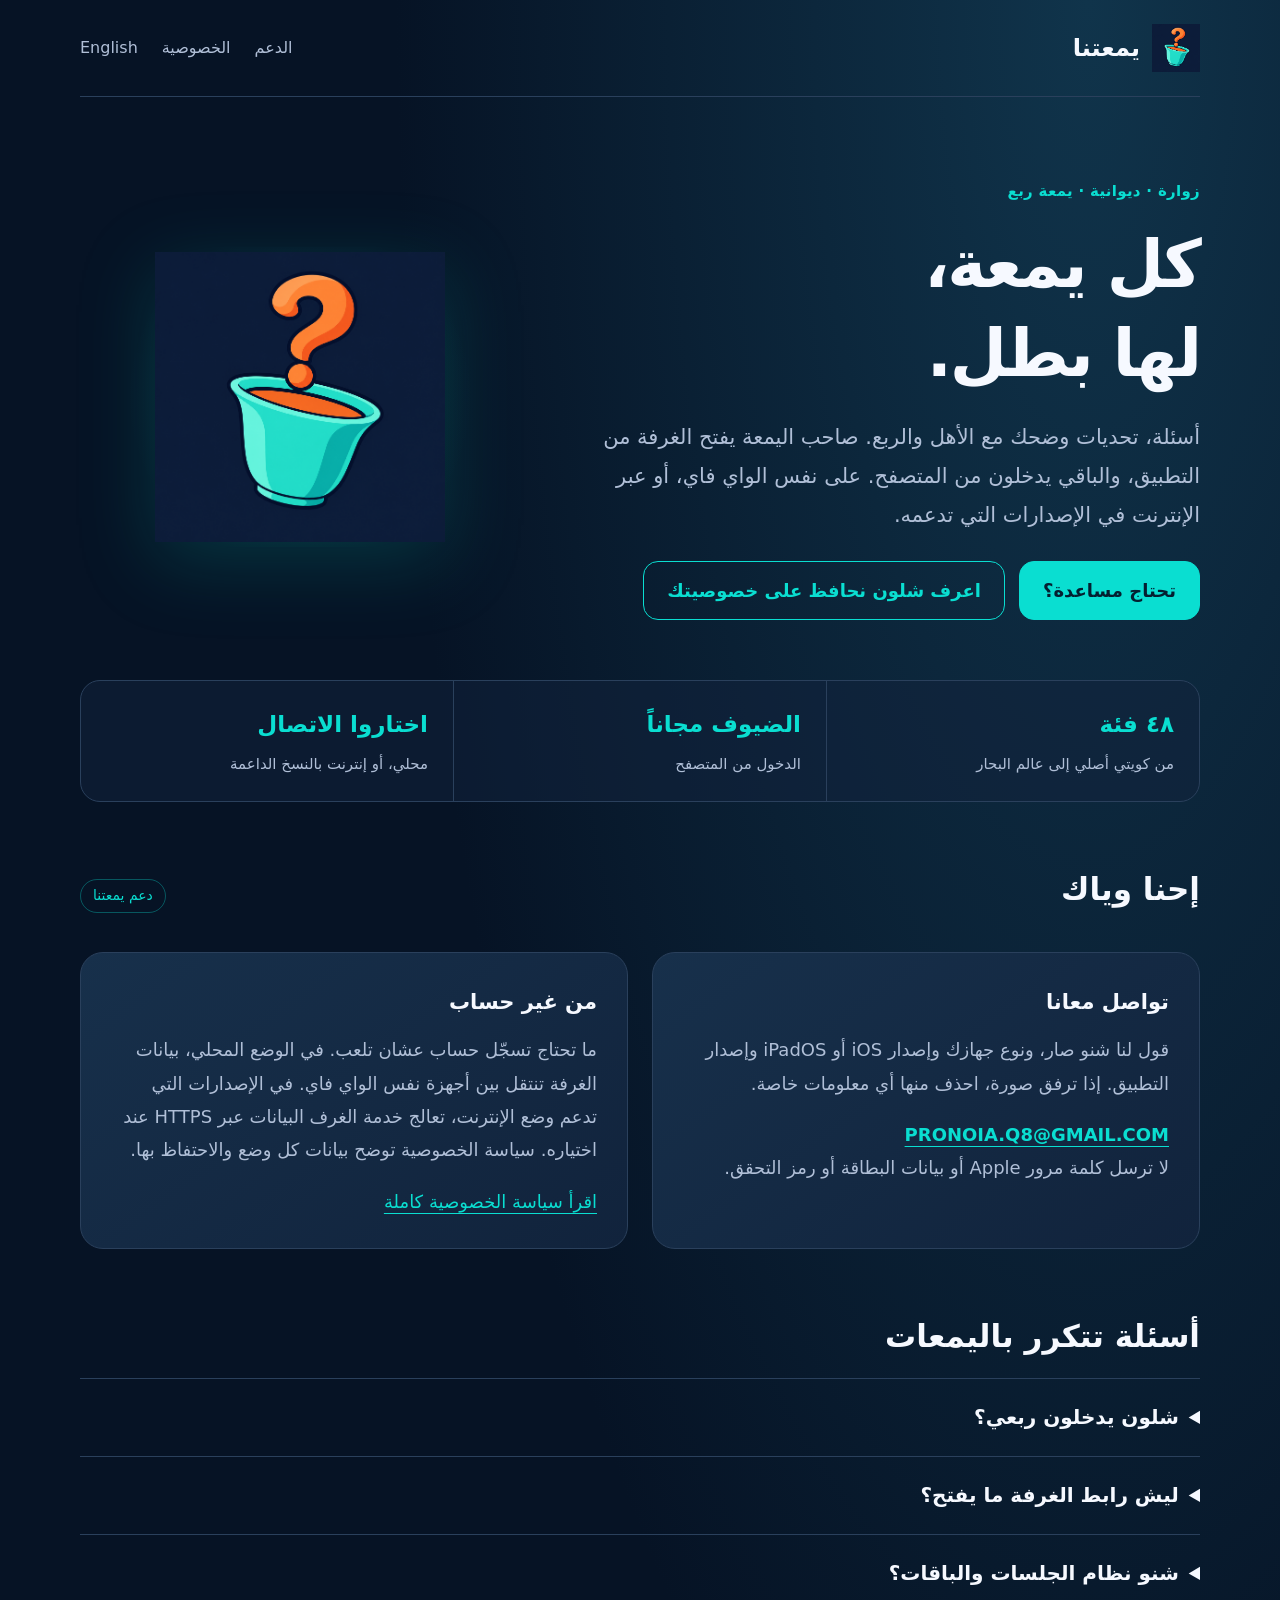
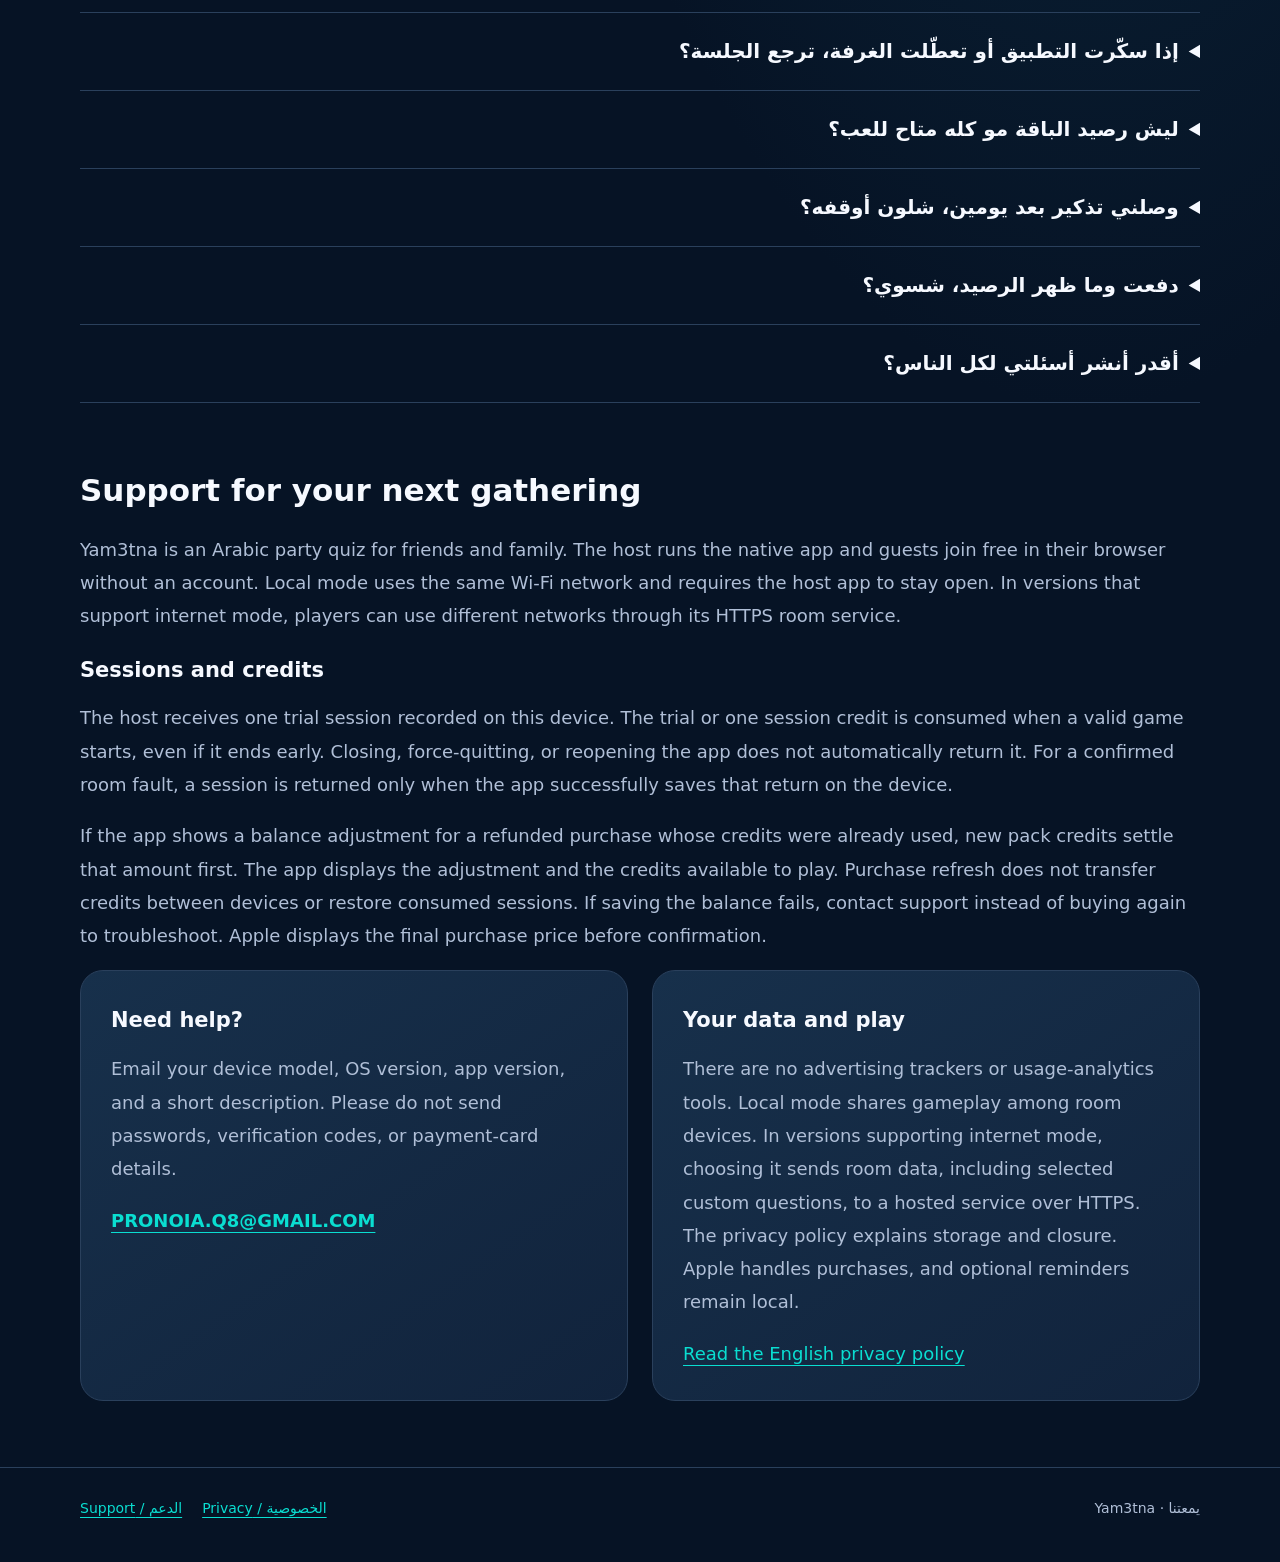
<file: index.html>
<!doctype html><html lang="ar" dir="rtl"><head><meta charset="utf-8"><meta name="viewport" content="width=device-width,initial-scale=1"><meta name="theme-color" content="#061325"><meta name="description" content="الدعم والخصوصية لتطبيق يمعتنا، لعبة الأسئلة ليمعات الأهل والربع."><title>يمعتنا — الدعم والخصوصية</title><link rel="icon" href="cup-logo.png"><link rel="stylesheet" href="styles.css"></head><body>
<a class="skip" href="#main">انتقل إلى المحتوى</a><header class="wrap nav"><a class="brand" href="index.html"><img src="cup-logo.png" alt=""><span>يمعتنا</span></a><nav aria-label="التنقل"><a href="#support">الدعم</a><a href="privacy.html">الخصوصية</a><a href="#english" lang="en" dir="ltr">English</a></nav></header>
<main id="main" class="wrap"><div class="hero"><div><span class="eyebrow">زوارة · ديوانية · يمعة ربع</span><h1>كل يمعة،<br>لها بطل.</h1><p>أسئلة، تحديات وضحك مع الأهل والربع. صاحب اليمعة يفتح الغرفة من التطبيق، والباقي يدخلون من المتصفح. على نفس الواي فاي، أو عبر الإنترنت في الإصدارات التي تدعمه.</p><div class="actions"><a class="button" href="#support">تحتاج مساعدة؟</a><a class="button secondary" href="privacy.html">اعرف شلون نحافظ على خصوصيتك</a></div></div><div class="hero-art"><img src="cup-logo.png" alt="فنجال يمعتنا باللون الفيروزي"></div></div>
<div class="facts" aria-label="عن اللعبة"><div><strong>٤٨ فئة</strong><span>من كويتي أصلي إلى عالم البحار</span></div><div><strong>الضيوف مجاناً</strong><span>الدخول من المتصفح</span></div><div><strong>اختاروا الاتصال</strong><span>محلي، أو إنترنت بالنسخ الداعمة</span></div></div>
<section id="support"><div class="section-head"><h2>إحنا وياك</h2><span class="tag">دعم يمعتنا</span></div><div class="split"><div class="panel"><h3>تواصل معانا</h3><p class="muted">قول لنا شنو صار، ونوع جهازك وإصدار iOS أو iPadOS وإصدار التطبيق. إذا ترفق صورة، احذف منها أي معلومات خاصة.</p><a class="email" href="mailto:PRONOIA.Q8@GMAIL.COM">PRONOIA.Q8@GMAIL.COM</a><p class="muted">لا ترسل كلمة مرور Apple أو بيانات البطاقة أو رمز التحقق.</p></div><div class="panel"><h3>من غير حساب</h3><p class="muted">ما تحتاج تسجّل حساب عشان تلعب. في الوضع المحلي، بيانات الغرفة تنتقل بين أجهزة نفس الواي فاي. في الإصدارات التي تدعم وضع الإنترنت، تعالج خدمة الغرف البيانات عبر HTTPS عند اختياره. سياسة الخصوصية توضح بيانات كل وضع والاحتفاظ بها.</p><a href="privacy.html">اقرأ سياسة الخصوصية كاملة</a></div></div></section>
<section aria-labelledby="faq-title"><h2 id="faq-title">أسئلة تتكرر باليمعات</h2><div class="faq">
<details><summary>شلون يدخلون ربعي؟</summary><p>في وضع «نفس الواي فاي»، اتصلوا بنفس الشبكة وافتحوا رابط المضيف المحلي أو رمز QR، وخلّوا تطبيق المضيف مفتوحًا. في الإصدارات التي تدعم «عبر الإنترنت»، شاركوا رابط الدعوة أو الكود؛ كل جهاز يحتاج اتصال إنترنت حتى لو كانت الشبكات مختلفة. الضيف يدخل من المتصفح، من غير شراء باقة أو تنزيل التطبيق أو حساب.</p></details>
<details><summary>ليش رابط الغرفة ما يفتح؟</summary><p>للرابط المحلي، تأكدوا من نفس الشبكة وإذن الشبكة المحلية. بعض الشبكات العامة تعزل الأجهزة؛ جرّبوا واي فاي موثوقًا. الرابط المحلي ما يوفّر لعبًا عن بُعد. في الإصدارات التي تدعم الإنترنت، استخدموا رابط دعوة ذلك الوضع وتأكدوا من اتصال الإنترنت وصلاحية الغرفة. راجعوا صفحة الدعم للعودة بعد انقطاع مؤقت.</p></details>
<details><summary>شنو نظام الجلسات والباقات؟</summary><p>لصاحب اليمعة تجربة مجانية واحدة مسجّلة على الجهاز. تنحسب التجربة أو جلسة من الرصيد عند بدء لعبة صحيحة، حتى لو انتهت قبل آخر سؤال. بعدها يشتري صاحب اليمعة رصيد جلسات من داخل التطبيق؛ الضيوف يدخلون مجاناً. سعر الشراء النهائي هو السعر اللي تعرضه Apple وقت التأكيد. رصيد الجلسات والتجربة مرتبطان بهذا الجهاز، من غير حساب سحابي لنقلهما بين الأجهزة.</p></details>
<details><summary>إذا سكّرت التطبيق أو تعطّلت الغرفة، ترجع الجلسة؟</summary><p>إغلاق التطبيق أو إيقافه بالقوة أو فتحه من جديد ما يرجّع التجربة أو الجلسة تلقائياً. إذا تأكد التطبيق من عطل في غرفة اللعب، يرجّع الجلسة فقط بعد نجاح حفظ الإرجاع على الجهاز. إذا ظهر خطأ في حفظ الرصيد، لا تكرر الشراء لمعالجته؛ تواصل مع الدعم.</p></details>
<details><summary>ليش رصيد الباقة مو كله متاح للعب؟</summary><p>إذا ظهرت عندك تسوية بسبب استرداد قيمة شراء استُخدم رصيده، رصيد الباقة اليديدة يغطي هالتسوية أول، والباقي يصير متاح للعب. التطبيق يعرض مقدار التسوية والرصيد المتاح. تحديث العمليات ما ينقل الرصيد لجهاز ثاني ولا يعيد جلسات استُهلكت.</p></details>
<details><summary>وصلني تذكير بعد يومين، شلون أوقفه؟</summary><p>التذكير اختياري ومحلي. إذا فعّلته وسمحت بإشعارات iOS، يُحفظ تذكير واحد بعد ٤٨ ساعة من مغادرة التطبيق. فتح التطبيق يلغي التذكير المنتظر. تقدر تطفّيه من إعدادات يمعتنا أو توقف إشعارات التطبيق من إعدادات الجهاز.</p></details>
<details><summary>دفعت وما ظهر الرصيد، شسوي؟</summary><p>ارجع للتطبيق وتأكد من اتصال الإنترنت. افتح قسم الباقات واستخدم تحديث عمليات الشراء المعلّقة إن كان متاحاً. لا تكرر الشراء لحل المشكلة. إذا استمرت، راسلنا بنوع الباقة وتاريخ العملية من دون بيانات دفع حساسة. طلبات استرداد مبالغ Apple تتم من خلال خدمات Apple.</p></details>
<details><summary>أقدر أنشر أسئلتي لكل الناس؟</summary><p>مكتبة أسئلتك المخصصة محفوظة على جهاز صاحب اليمعة، والأسئلة المختارة تظهر للمشاركين في غرفته. في الإصدارات التي تدعم الإنترنت، تُرسل نسخة الأسئلة المختارة ومحتواها إلى خدمة الغرفة عند اختيار ذلك الوضع، حسب سياسة الخصوصية. ما فيه مكتبة عامة لنشر الأسئلة أو حسابات مستخدمين.</p></details>
</div></section>
<section id="english" lang="en" dir="ltr"><h2>Support for your next gathering</h2><p class="muted">Yam3tna is an Arabic party quiz for friends and family. The host runs the native app and guests join free in their browser without an account. Local mode uses the same Wi-Fi network and requires the host app to stay open. In versions that support internet mode, players can use different networks through its HTTPS room service.</p><h3>Sessions and credits</h3><p class="muted">The host receives one trial session recorded on this device. The trial or one session credit is consumed when a valid game starts, even if it ends early. Closing, force-quitting, or reopening the app does not automatically return it. For a confirmed room fault, a session is returned only when the app successfully saves that return on the device.</p><p class="muted">If the app shows a balance adjustment for a refunded purchase whose credits were already used, new pack credits settle that amount first. The app displays the adjustment and the credits available to play. Purchase refresh does not transfer credits between devices or restore consumed sessions. If saving the balance fails, contact support instead of buying again to troubleshoot. Apple displays the final purchase price before confirmation.</p><div class="split"><div class="panel"><h3>Need help?</h3><p class="muted">Email your device model, OS version, app version, and a short description. Please do not send passwords, verification codes, or payment-card details.</p><a class="email" href="mailto:PRONOIA.Q8@GMAIL.COM">PRONOIA.Q8@GMAIL.COM</a></div><div class="panel"><h3>Your data and play</h3><p class="muted">There are no advertising trackers or usage-analytics tools. Local mode shares gameplay among room devices. In versions supporting internet mode, choosing it sends room data, including selected custom questions, to a hosted service over HTTPS. The privacy policy explains storage and closure. Apple handles purchases, and optional reminders remain local.</p><a href="privacy.html#english">Read the English privacy policy</a></div></div></section></main>
<footer><div class="wrap"><span>يمعتنا · Yam3tna</span><nav aria-label="روابط التذييل"><a href="privacy.html">الخصوصية / Privacy</a><a href="support.html">الدعم / Support</a></nav></div></footer></body></html>
</file>
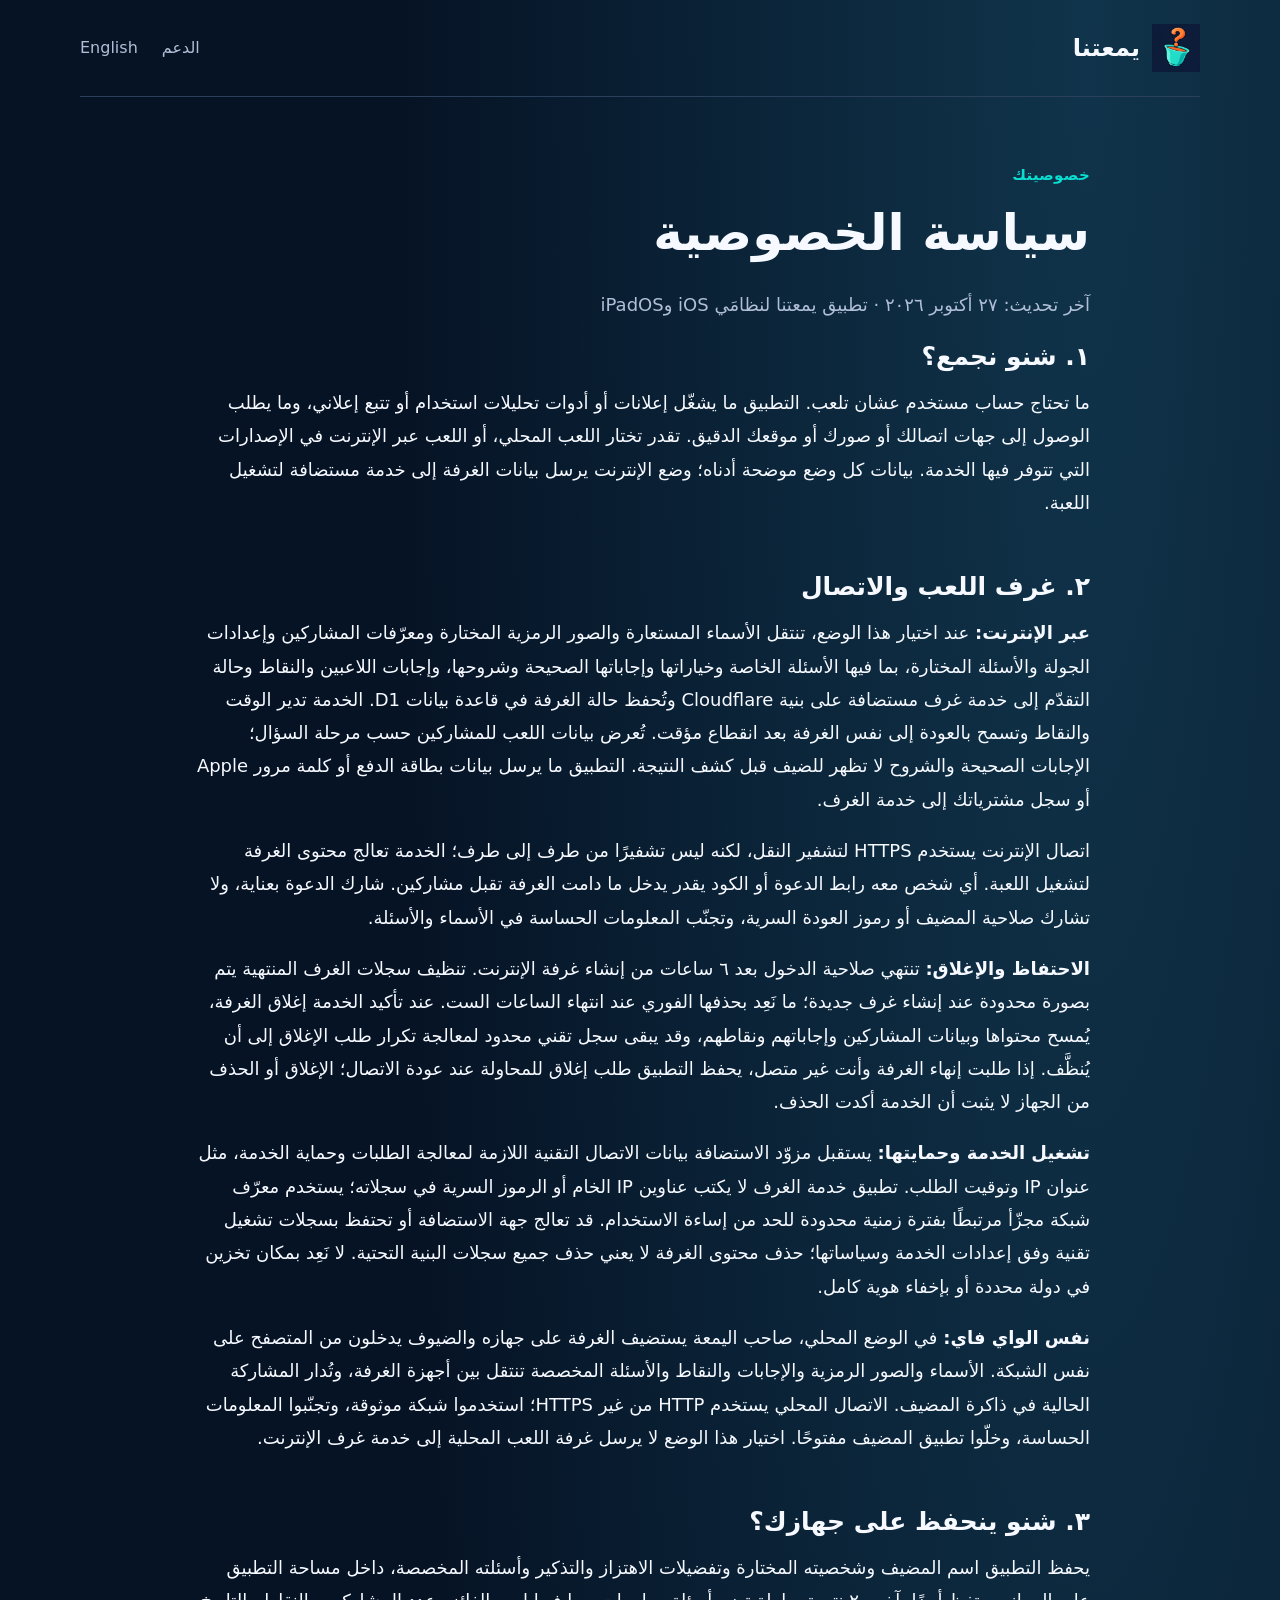
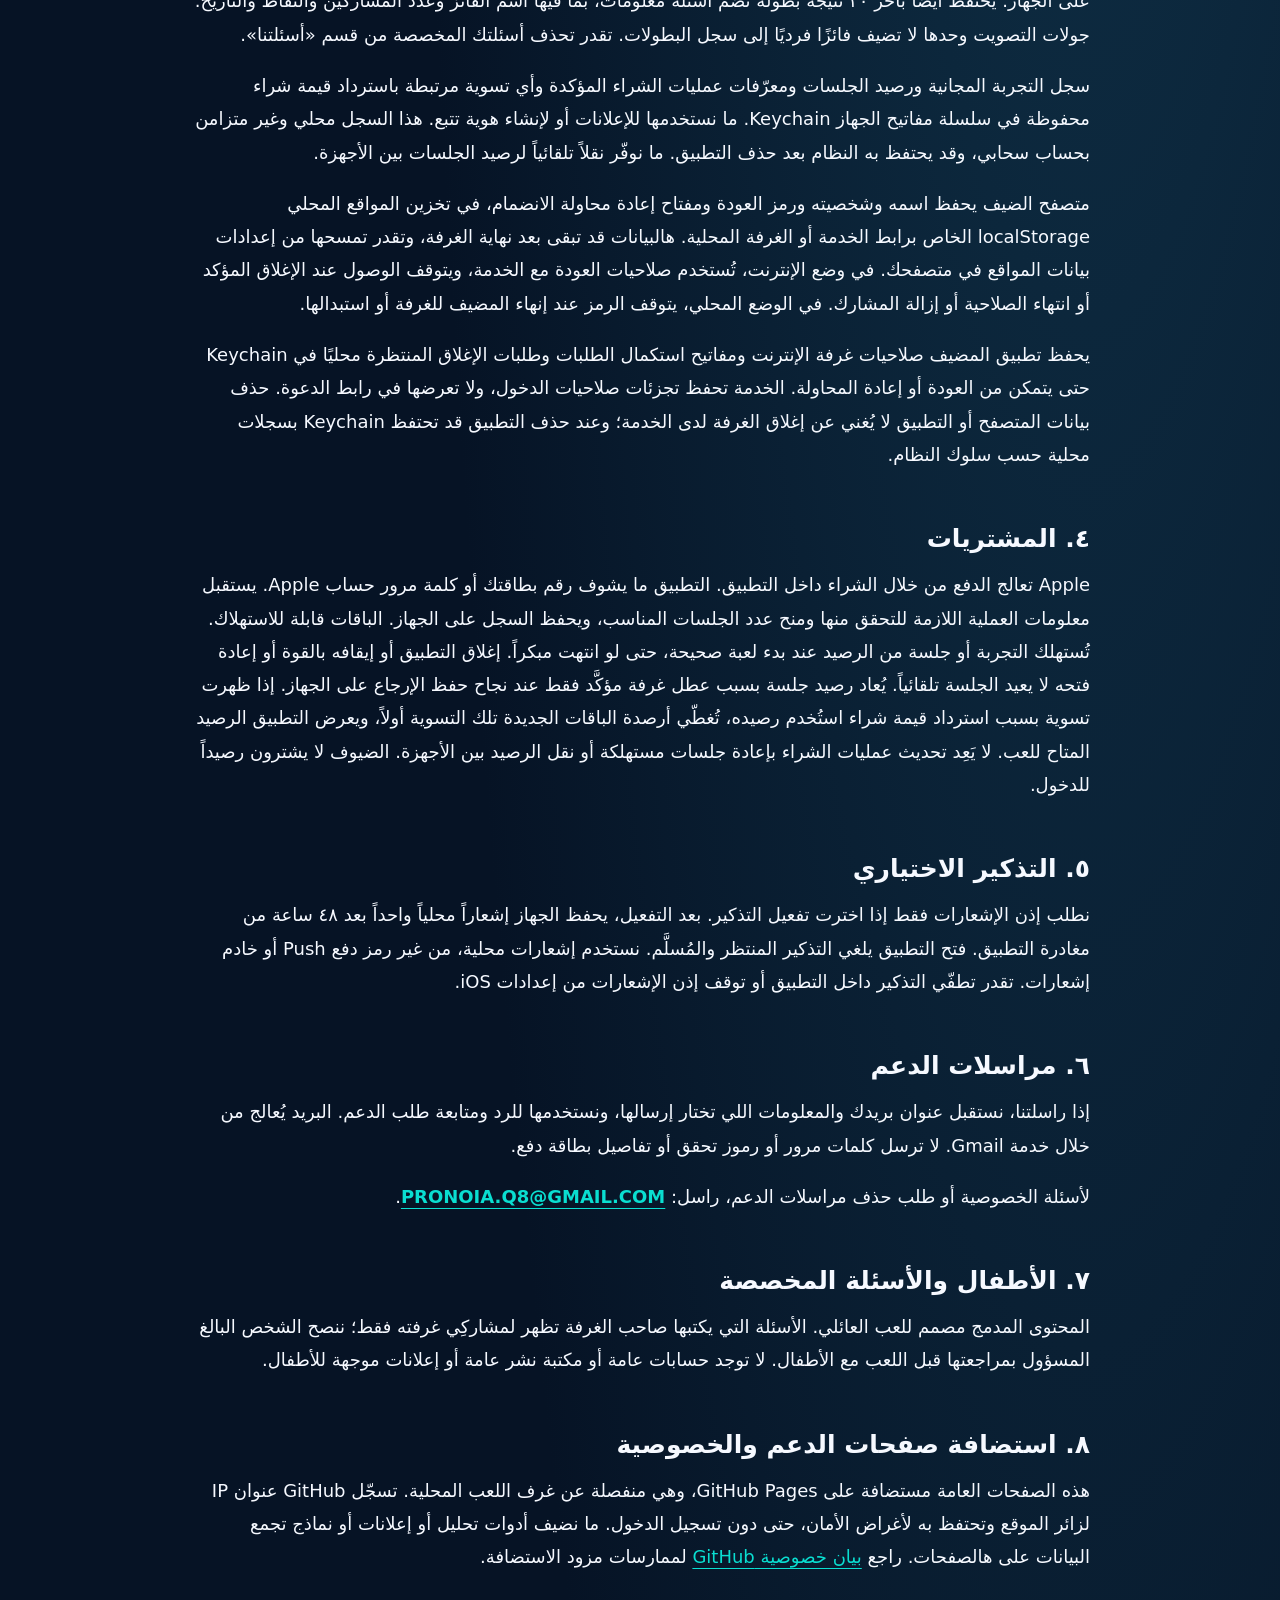
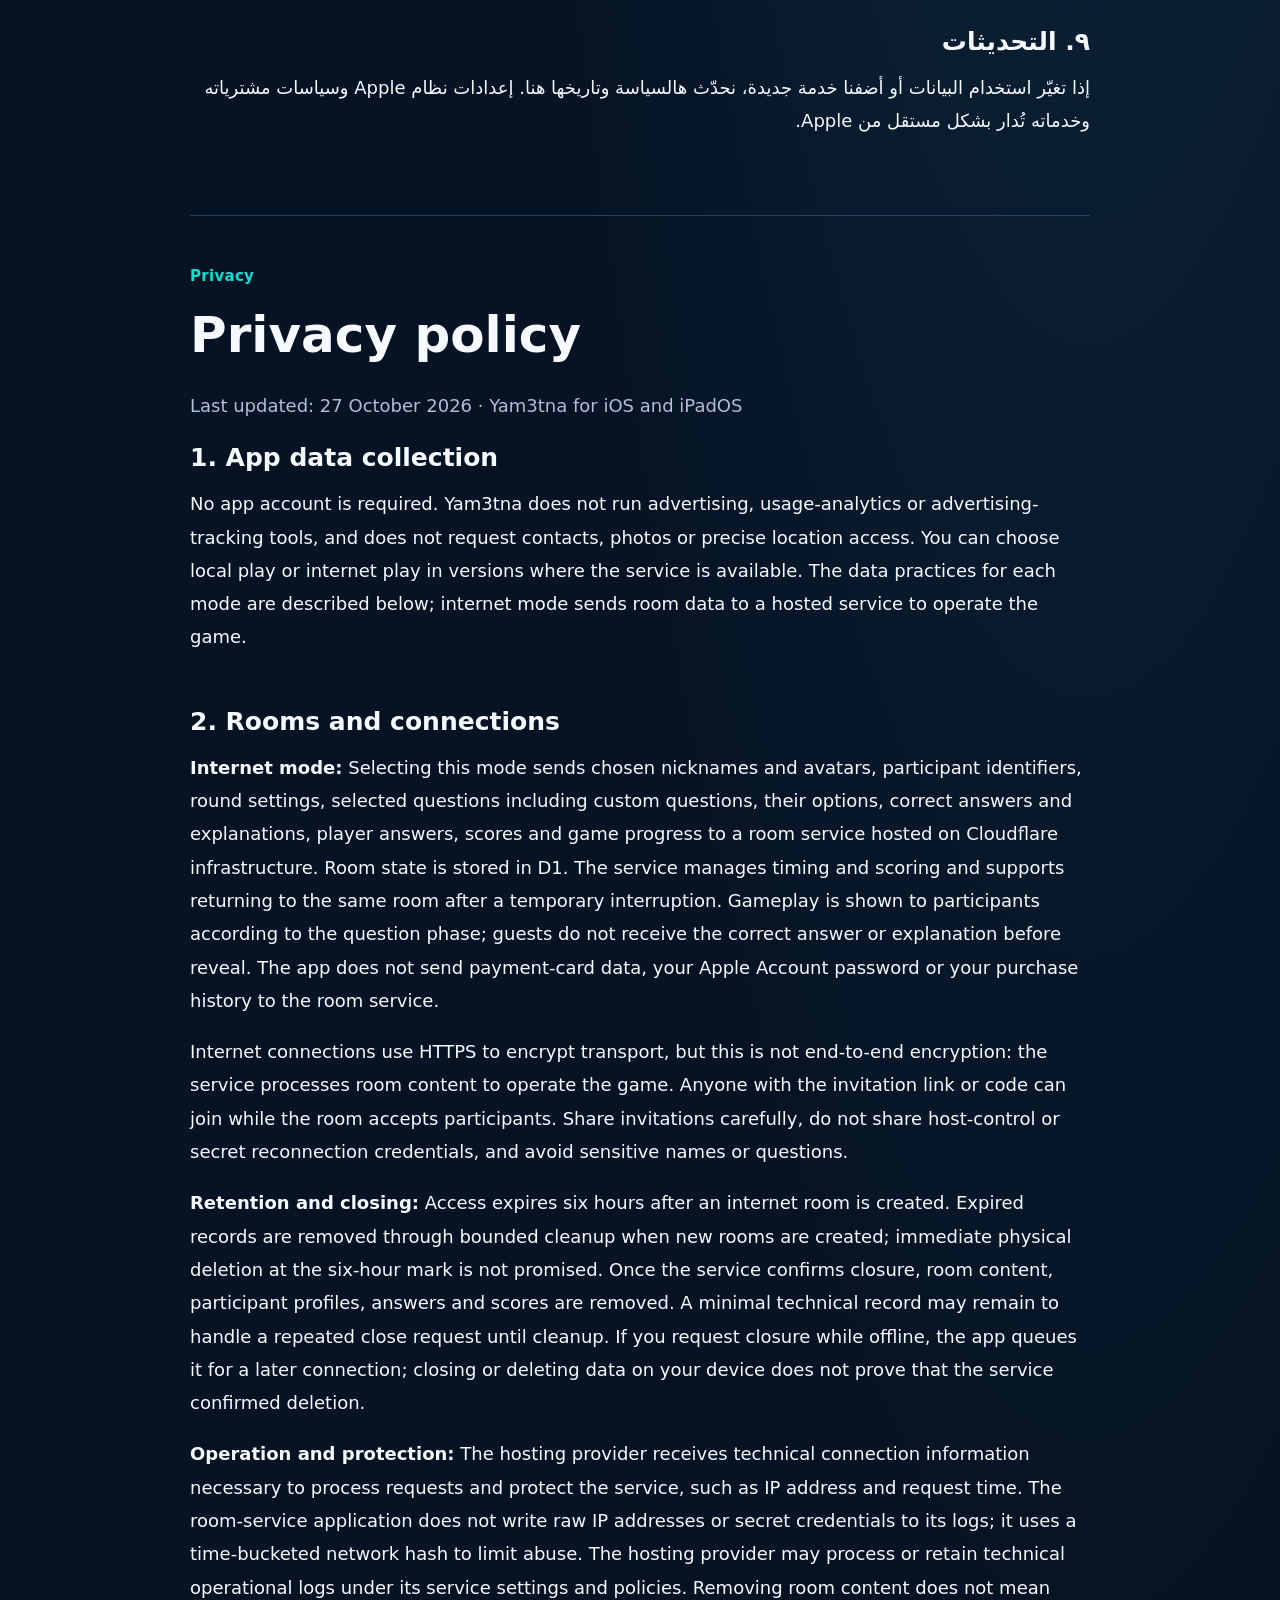
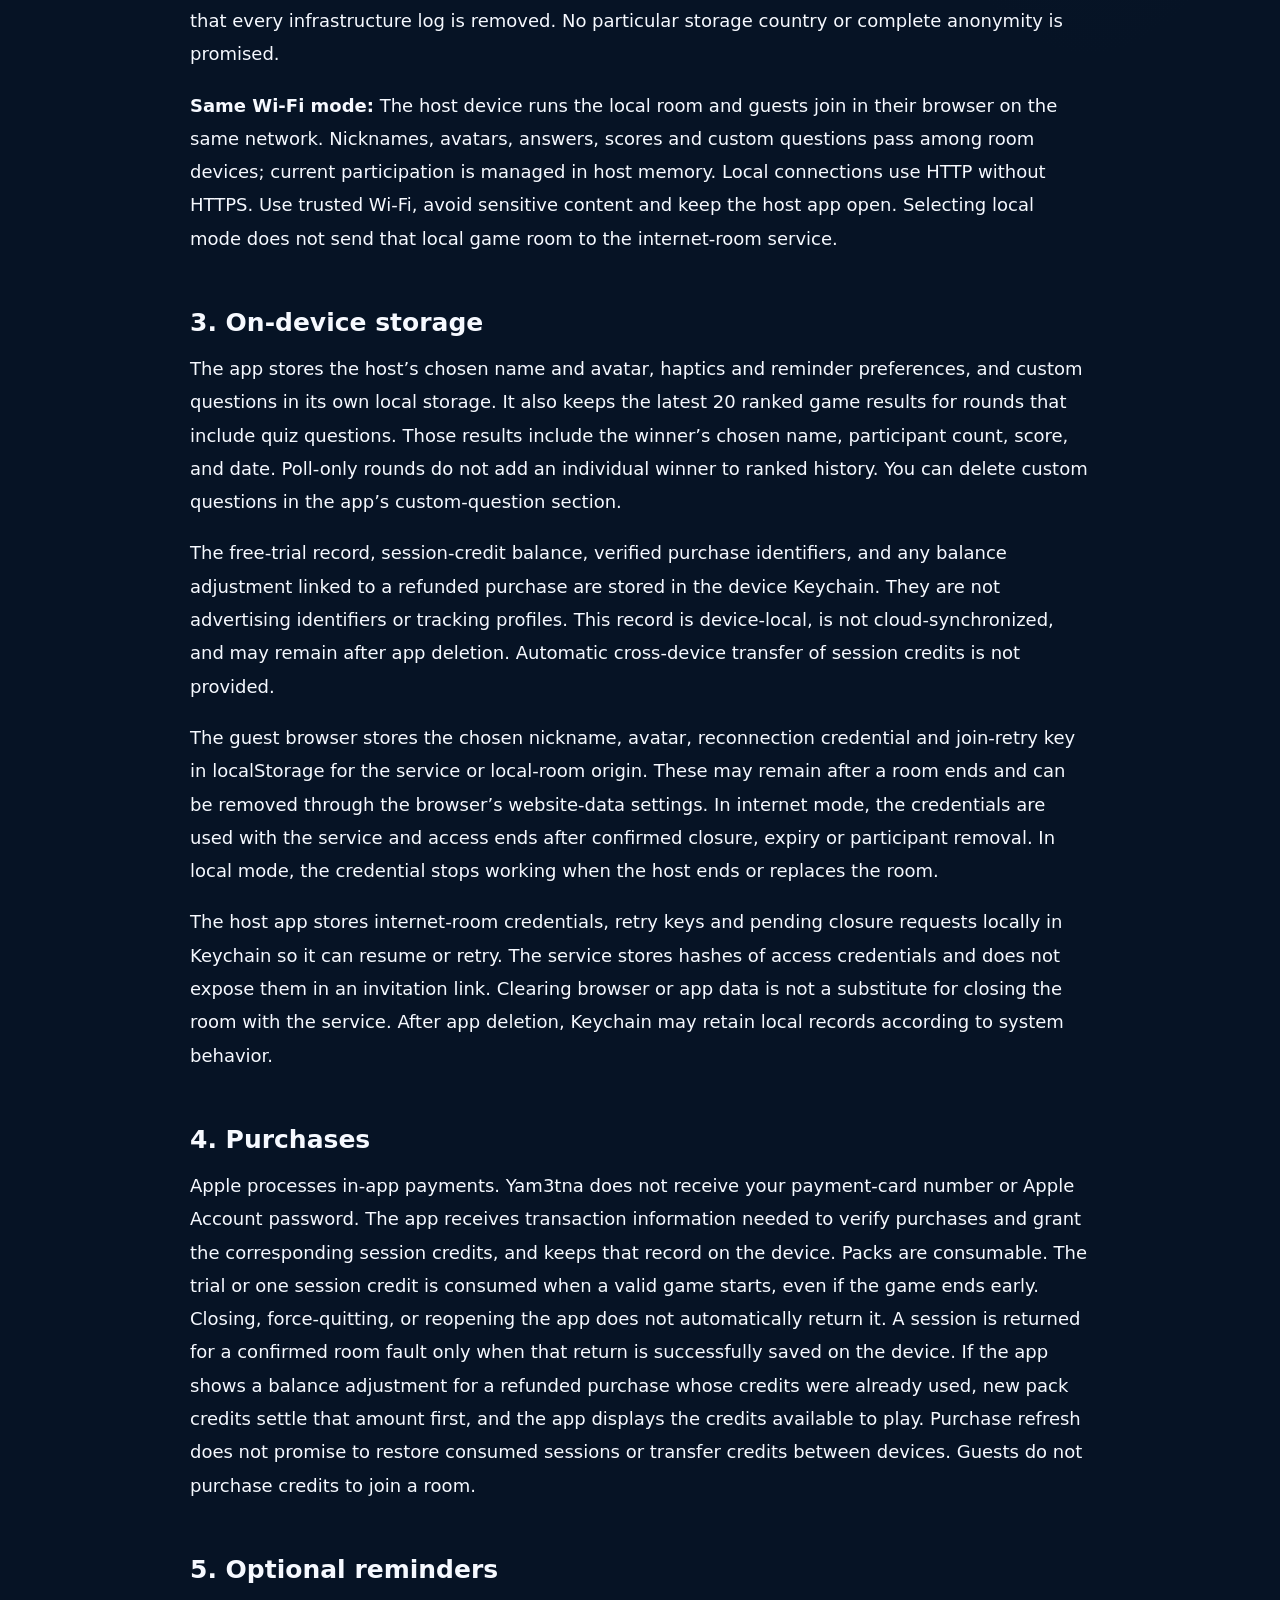
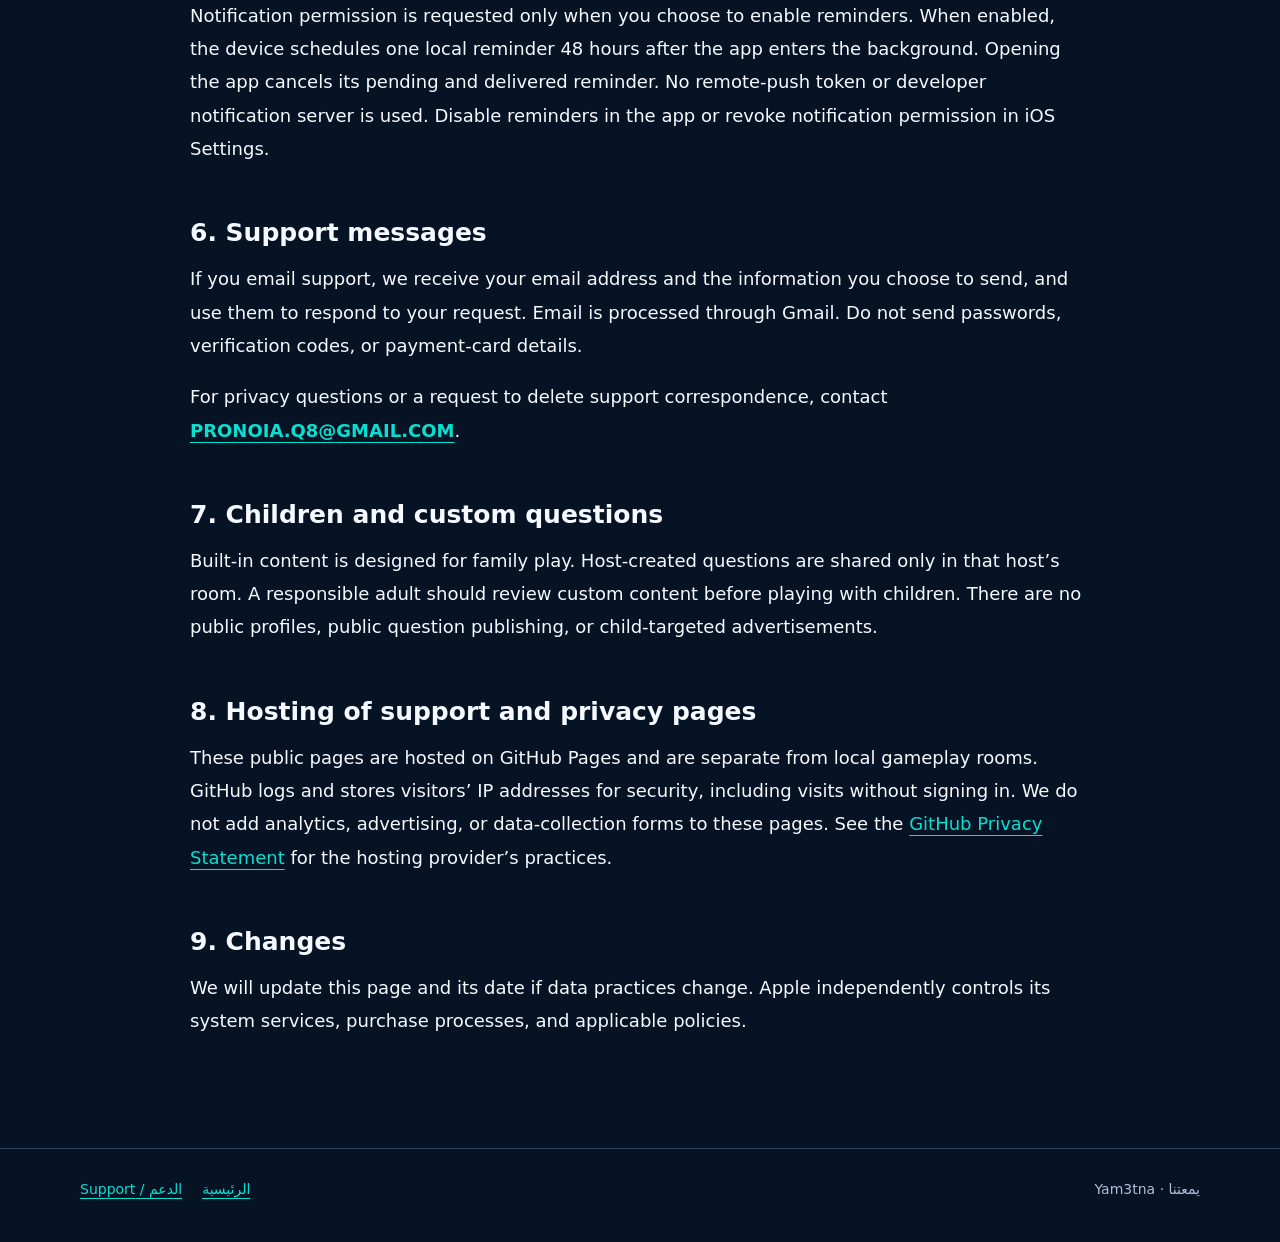
<file: privacy.html>
<!doctype html><html lang="ar" dir="rtl"><head><meta charset="utf-8"><meta name="viewport" content="width=device-width,initial-scale=1"><meta name="theme-color" content="#061325"><meta name="description" content="سياسة الخصوصية لتطبيق يمعتنا: غرف الإنترنت والواي فاي، بيانات اللعب، التخزين والمشتريات."><title>سياسة الخصوصية — يمعتنا</title><link rel="icon" href="cup-logo.png"><link rel="stylesheet" href="styles.css"></head><body><a class="skip" href="#main">انتقل إلى المحتوى</a><header class="wrap nav"><a class="brand" href="index.html"><img src="cup-logo.png" alt=""><span>يمعتنا</span></a><nav aria-label="التنقل"><a href="support.html">الدعم</a><a href="#english" lang="en" dir="ltr">English</a></nav></header>
<main id="main" class="wrap document"><span class="eyebrow">خصوصيتك</span><h1>سياسة الخصوصية</h1><p class="muted">آخر تحديث: ٢٧ أكتوبر ٢٠٢٦ · تطبيق يمعتنا لنظامَي iOS وiPadOS</p>
<section><h2>١. شنو نجمع؟</h2><p>ما تحتاج حساب مستخدم عشان تلعب. التطبيق ما يشغّل إعلانات أو أدوات تحليلات استخدام أو تتبع إعلاني، وما يطلب الوصول إلى جهات اتصالك أو صورك أو موقعك الدقيق. تقدر تختار اللعب المحلي، أو اللعب عبر الإنترنت في الإصدارات التي تتوفر فيها الخدمة. بيانات كل وضع موضحة أدناه؛ وضع الإنترنت يرسل بيانات الغرفة إلى خدمة مستضافة لتشغيل اللعبة.</p></section>
<section><h2>٢. غرف اللعب والاتصال</h2><p><strong>عبر الإنترنت:</strong> عند اختيار هذا الوضع، تنتقل الأسماء المستعارة والصور الرمزية المختارة ومعرّفات المشاركين وإعدادات الجولة والأسئلة المختارة، بما فيها الأسئلة الخاصة وخياراتها وإجاباتها الصحيحة وشروحها، وإجابات اللاعبين والنقاط وحالة التقدّم إلى خدمة غرف مستضافة على بنية Cloudflare وتُحفظ حالة الغرفة في قاعدة بيانات D1. الخدمة تدير الوقت والنقاط وتسمح بالعودة إلى نفس الغرفة بعد انقطاع مؤقت. تُعرض بيانات اللعب للمشاركين حسب مرحلة السؤال؛ الإجابات الصحيحة والشروح لا تظهر للضيف قبل كشف النتيجة. التطبيق ما يرسل بيانات بطاقة الدفع أو كلمة مرور Apple أو سجل مشترياتك إلى خدمة الغرف.</p><p>اتصال الإنترنت يستخدم HTTPS لتشفير النقل، لكنه ليس تشفيرًا من طرف إلى طرف؛ الخدمة تعالج محتوى الغرفة لتشغيل اللعبة. أي شخص معه رابط الدعوة أو الكود يقدر يدخل ما دامت الغرفة تقبل مشاركين. شارك الدعوة بعناية، ولا تشارك صلاحية المضيف أو رموز العودة السرية، وتجنّب المعلومات الحساسة في الأسماء والأسئلة.</p><p><strong>الاحتفاظ والإغلاق:</strong> تنتهي صلاحية الدخول بعد ٦ ساعات من إنشاء غرفة الإنترنت. تنظيف سجلات الغرف المنتهية يتم بصورة محدودة عند إنشاء غرف جديدة؛ ما نَعِد بحذفها الفوري عند انتهاء الساعات الست. عند تأكيد الخدمة إغلاق الغرفة، يُمسح محتواها وبيانات المشاركين وإجاباتهم ونقاطهم، وقد يبقى سجل تقني محدود لمعالجة تكرار طلب الإغلاق إلى أن يُنظَّف. إذا طلبت إنهاء الغرفة وأنت غير متصل، يحفظ التطبيق طلب إغلاق للمحاولة عند عودة الاتصال؛ الإغلاق أو الحذف من الجهاز لا يثبت أن الخدمة أكدت الحذف.</p><p><strong>تشغيل الخدمة وحمايتها:</strong> يستقبل مزوّد الاستضافة بيانات الاتصال التقنية اللازمة لمعالجة الطلبات وحماية الخدمة، مثل عنوان IP وتوقيت الطلب. تطبيق خدمة الغرف لا يكتب عناوين IP الخام أو الرموز السرية في سجلاته؛ يستخدم معرّف شبكة مجزّأ مرتبطًا بفترة زمنية محدودة للحد من إساءة الاستخدام. قد تعالج جهة الاستضافة أو تحتفظ بسجلات تشغيل تقنية وفق إعدادات الخدمة وسياساتها؛ حذف محتوى الغرفة لا يعني حذف جميع سجلات البنية التحتية. لا نَعِد بمكان تخزين في دولة محددة أو بإخفاء هوية كامل.</p><p><strong>نفس الواي فاي:</strong> في الوضع المحلي، صاحب اليمعة يستضيف الغرفة على جهازه والضيوف يدخلون من المتصفح على نفس الشبكة. الأسماء والصور الرمزية والإجابات والنقاط والأسئلة المخصصة تنتقل بين أجهزة الغرفة، وتُدار المشاركة الحالية في ذاكرة المضيف. الاتصال المحلي يستخدم HTTP من غير HTTPS؛ استخدموا شبكة موثوقة، وتجنّبوا المعلومات الحساسة، وخلّوا تطبيق المضيف مفتوحًا. اختيار هذا الوضع لا يرسل غرفة اللعب المحلية إلى خدمة غرف الإنترنت.</p></section>
<section><h2>٣. شنو ينحفظ على جهازك؟</h2><p>يحفظ التطبيق اسم المضيف وشخصيته المختارة وتفضيلات الاهتزاز والتذكير وأسئلته المخصصة، داخل مساحة التطبيق على الجهاز. يحتفظ أيضًا بآخر ٢٠ نتيجة بطولة تضم أسئلة معلومات، بما فيها اسم الفائز وعدد المشاركين والنقاط والتاريخ. جولات التصويت وحدها لا تضيف فائزًا فرديًا إلى سجل البطولات. تقدر تحذف أسئلتك المخصصة من قسم «أسئلتنا».</p><p>سجل التجربة المجانية ورصيد الجلسات ومعرّفات عمليات الشراء المؤكدة وأي تسوية مرتبطة باسترداد قيمة شراء محفوظة في سلسلة مفاتيح الجهاز Keychain. ما نستخدمها للإعلانات أو لإنشاء هوية تتبع. هذا السجل محلي وغير متزامن بحساب سحابي، وقد يحتفظ به النظام بعد حذف التطبيق. ما نوفّر نقلاً تلقائياً لرصيد الجلسات بين الأجهزة.</p><p>متصفح الضيف يحفظ اسمه وشخصيته ورمز العودة ومفتاح إعادة محاولة الانضمام، في تخزين المواقع المحلي localStorage الخاص برابط الخدمة أو الغرفة المحلية. هالبيانات قد تبقى بعد نهاية الغرفة، وتقدر تمسحها من إعدادات بيانات المواقع في متصفحك. في وضع الإنترنت، تُستخدم صلاحيات العودة مع الخدمة، ويتوقف الوصول عند الإغلاق المؤكد أو انتهاء الصلاحية أو إزالة المشارك. في الوضع المحلي، يتوقف الرمز عند إنهاء المضيف للغرفة أو استبدالها.</p><p>يحفظ تطبيق المضيف صلاحيات غرفة الإنترنت ومفاتيح استكمال الطلبات وطلبات الإغلاق المنتظرة محليًا في Keychain حتى يتمكن من العودة أو إعادة المحاولة. الخدمة تحفظ تجزئات صلاحيات الدخول، ولا تعرضها في رابط الدعوة. حذف بيانات المتصفح أو التطبيق لا يُغني عن إغلاق الغرفة لدى الخدمة؛ وعند حذف التطبيق قد تحتفظ Keychain بسجلات محلية حسب سلوك النظام.</p></section>
<section><h2>٤. المشتريات</h2><p>Apple تعالج الدفع من خلال الشراء داخل التطبيق. التطبيق ما يشوف رقم بطاقتك أو كلمة مرور حساب Apple. يستقبل معلومات العملية اللازمة للتحقق منها ومنح عدد الجلسات المناسب، ويحفظ السجل على الجهاز. الباقات قابلة للاستهلاك. تُستهلك التجربة أو جلسة من الرصيد عند بدء لعبة صحيحة، حتى لو انتهت مبكراً. إغلاق التطبيق أو إيقافه بالقوة أو إعادة فتحه لا يعيد الجلسة تلقائياً. يُعاد رصيد جلسة بسبب عطل غرفة مؤكَّد فقط عند نجاح حفظ الإرجاع على الجهاز. إذا ظهرت تسوية بسبب استرداد قيمة شراء استُخدم رصيده، تُغطّي أرصدة الباقات الجديدة تلك التسوية أولاً، ويعرض التطبيق الرصيد المتاح للعب. لا يَعِد تحديث عمليات الشراء بإعادة جلسات مستهلكة أو نقل الرصيد بين الأجهزة. الضيوف لا يشترون رصيداً للدخول.</p></section>
<section><h2>٥. التذكير الاختياري</h2><p>نطلب إذن الإشعارات فقط إذا اخترت تفعيل التذكير. بعد التفعيل، يحفظ الجهاز إشعاراً محلياً واحداً بعد ٤٨ ساعة من مغادرة التطبيق. فتح التطبيق يلغي التذكير المنتظر والمُسلَّم. نستخدم إشعارات محلية، من غير رمز دفع Push أو خادم إشعارات. تقدر تطفّي التذكير داخل التطبيق أو توقف إذن الإشعارات من إعدادات iOS.</p></section>
<section><h2>٦. مراسلات الدعم</h2><p>إذا راسلتنا، نستقبل عنوان بريدك والمعلومات اللي تختار إرسالها، ونستخدمها للرد ومتابعة طلب الدعم. البريد يُعالج من خلال خدمة Gmail. لا ترسل كلمات مرور أو رموز تحقق أو تفاصيل بطاقة دفع.</p><p>لأسئلة الخصوصية أو طلب حذف مراسلات الدعم، راسل: <a class="email" href="mailto:PRONOIA.Q8@GMAIL.COM">PRONOIA.Q8@GMAIL.COM</a>.</p></section>
<section><h2>٧. الأطفال والأسئلة المخصصة</h2><p>المحتوى المدمج مصمم للعب العائلي. الأسئلة التي يكتبها صاحب الغرفة تظهر لمشاركِي غرفته فقط؛ ننصح الشخص البالغ المسؤول بمراجعتها قبل اللعب مع الأطفال. لا توجد حسابات عامة أو مكتبة نشر عامة أو إعلانات موجهة للأطفال.</p></section>
<section><h2>٨. استضافة صفحات الدعم والخصوصية</h2><p>هذه الصفحات العامة مستضافة على GitHub Pages، وهي منفصلة عن غرف اللعب المحلية. تسجّل GitHub عنوان IP لزائر الموقع وتحتفظ به لأغراض الأمان، حتى دون تسجيل الدخول. ما نضيف أدوات تحليل أو إعلانات أو نماذج تجمع البيانات على هالصفحات. راجع <a href="https://docs.github.com/en/site-policy/privacy-policies/github-general-privacy-statement" lang="en">بيان خصوصية GitHub</a> لممارسات مزود الاستضافة.</p></section>
<section><h2>٩. التحديثات</h2><p>إذا تغيّر استخدام البيانات أو أضفنا خدمة جديدة، نحدّث هالسياسة وتاريخها هنا. إعدادات نظام Apple وسياسات مشترياته وخدماته تُدار بشكل مستقل من Apple.</p></section>
<hr class="language-divider"><div id="english" lang="en" dir="ltr"><span class="eyebrow">Privacy</span><h1>Privacy policy</h1><p class="muted">Last updated: 27 October 2026 · Yam3tna for iOS and iPadOS</p>
<section><h2>1. App data collection</h2><p>No app account is required. Yam3tna does not run advertising, usage-analytics or advertising-tracking tools, and does not request contacts, photos or precise location access. You can choose local play or internet play in versions where the service is available. The data practices for each mode are described below; internet mode sends room data to a hosted service to operate the game.</p></section>
<section><h2>2. Rooms and connections</h2><p><strong>Internet mode:</strong> Selecting this mode sends chosen nicknames and avatars, participant identifiers, round settings, selected questions including custom questions, their options, correct answers and explanations, player answers, scores and game progress to a room service hosted on Cloudflare infrastructure. Room state is stored in D1. The service manages timing and scoring and supports returning to the same room after a temporary interruption. Gameplay is shown to participants according to the question phase; guests do not receive the correct answer or explanation before reveal. The app does not send payment-card data, your Apple Account password or your purchase history to the room service.</p><p>Internet connections use HTTPS to encrypt transport, but this is not end-to-end encryption: the service processes room content to operate the game. Anyone with the invitation link or code can join while the room accepts participants. Share invitations carefully, do not share host-control or secret reconnection credentials, and avoid sensitive names or questions.</p><p><strong>Retention and closing:</strong> Access expires six hours after an internet room is created. Expired records are removed through bounded cleanup when new rooms are created; immediate physical deletion at the six-hour mark is not promised. Once the service confirms closure, room content, participant profiles, answers and scores are removed. A minimal technical record may remain to handle a repeated close request until cleanup. If you request closure while offline, the app queues it for a later connection; closing or deleting data on your device does not prove that the service confirmed deletion.</p><p><strong>Operation and protection:</strong> The hosting provider receives technical connection information necessary to process requests and protect the service, such as IP address and request time. The room-service application does not write raw IP addresses or secret credentials to its logs; it uses a time-bucketed network hash to limit abuse. The hosting provider may process or retain technical operational logs under its service settings and policies. Removing room content does not mean that every infrastructure log is removed. No particular storage country or complete anonymity is promised.</p><p><strong>Same Wi-Fi mode:</strong> The host device runs the local room and guests join in their browser on the same network. Nicknames, avatars, answers, scores and custom questions pass among room devices; current participation is managed in host memory. Local connections use HTTP without HTTPS. Use trusted Wi-Fi, avoid sensitive content and keep the host app open. Selecting local mode does not send that local game room to the internet-room service.</p></section>
<section><h2>3. On-device storage</h2><p>The app stores the host’s chosen name and avatar, haptics and reminder preferences, and custom questions in its own local storage. It also keeps the latest 20 ranked game results for rounds that include quiz questions. Those results include the winner’s chosen name, participant count, score, and date. Poll-only rounds do not add an individual winner to ranked history. You can delete custom questions in the app’s custom-question section.</p><p>The free-trial record, session-credit balance, verified purchase identifiers, and any balance adjustment linked to a refunded purchase are stored in the device Keychain. They are not advertising identifiers or tracking profiles. This record is device-local, is not cloud-synchronized, and may remain after app deletion. Automatic cross-device transfer of session credits is not provided.</p><p>The guest browser stores the chosen nickname, avatar, reconnection credential and join-retry key in localStorage for the service or local-room origin. These may remain after a room ends and can be removed through the browser’s website-data settings. In internet mode, the credentials are used with the service and access ends after confirmed closure, expiry or participant removal. In local mode, the credential stops working when the host ends or replaces the room.</p><p>The host app stores internet-room credentials, retry keys and pending closure requests locally in Keychain so it can resume or retry. The service stores hashes of access credentials and does not expose them in an invitation link. Clearing browser or app data is not a substitute for closing the room with the service. After app deletion, Keychain may retain local records according to system behavior.</p></section>
<section><h2>4. Purchases</h2><p>Apple processes in-app payments. Yam3tna does not receive your payment-card number or Apple Account password. The app receives transaction information needed to verify purchases and grant the corresponding session credits, and keeps that record on the device. Packs are consumable. The trial or one session credit is consumed when a valid game starts, even if the game ends early. Closing, force-quitting, or reopening the app does not automatically return it. A session is returned for a confirmed room fault only when that return is successfully saved on the device. If the app shows a balance adjustment for a refunded purchase whose credits were already used, new pack credits settle that amount first, and the app displays the credits available to play. Purchase refresh does not promise to restore consumed sessions or transfer credits between devices. Guests do not purchase credits to join a room.</p></section>
<section><h2>5. Optional reminders</h2><p>Notification permission is requested only when you choose to enable reminders. When enabled, the device schedules one local reminder 48 hours after the app enters the background. Opening the app cancels its pending and delivered reminder. No remote-push token or developer notification server is used. Disable reminders in the app or revoke notification permission in iOS Settings.</p></section>
<section><h2>6. Support messages</h2><p>If you email support, we receive your email address and the information you choose to send, and use them to respond to your request. Email is processed through Gmail. Do not send passwords, verification codes, or payment-card details.</p><p>For privacy questions or a request to delete support correspondence, contact <a class="email" href="mailto:PRONOIA.Q8@GMAIL.COM">PRONOIA.Q8@GMAIL.COM</a>.</p></section>
<section><h2>7. Children and custom questions</h2><p>Built-in content is designed for family play. Host-created questions are shared only in that host’s room. A responsible adult should review custom content before playing with children. There are no public profiles, public question publishing, or child-targeted advertisements.</p></section>
<section><h2>8. Hosting of support and privacy pages</h2><p>These public pages are hosted on GitHub Pages and are separate from local gameplay rooms. GitHub logs and stores visitors’ IP addresses for security, including visits without signing in. We do not add analytics, advertising, or data-collection forms to these pages. See the <a href="https://docs.github.com/en/site-policy/privacy-policies/github-general-privacy-statement">GitHub Privacy Statement</a> for the hosting provider’s practices.</p></section>
<section><h2>9. Changes</h2><p>We will update this page and its date if data practices change. Apple independently controls its system services, purchase processes, and applicable policies.</p></section></div></main><footer><div class="wrap"><span>يمعتنا · Yam3tna</span><nav aria-label="روابط التذييل"><a href="index.html">الرئيسية</a><a href="support.html">الدعم / Support</a></nav></div></footer></body></html>
</file>
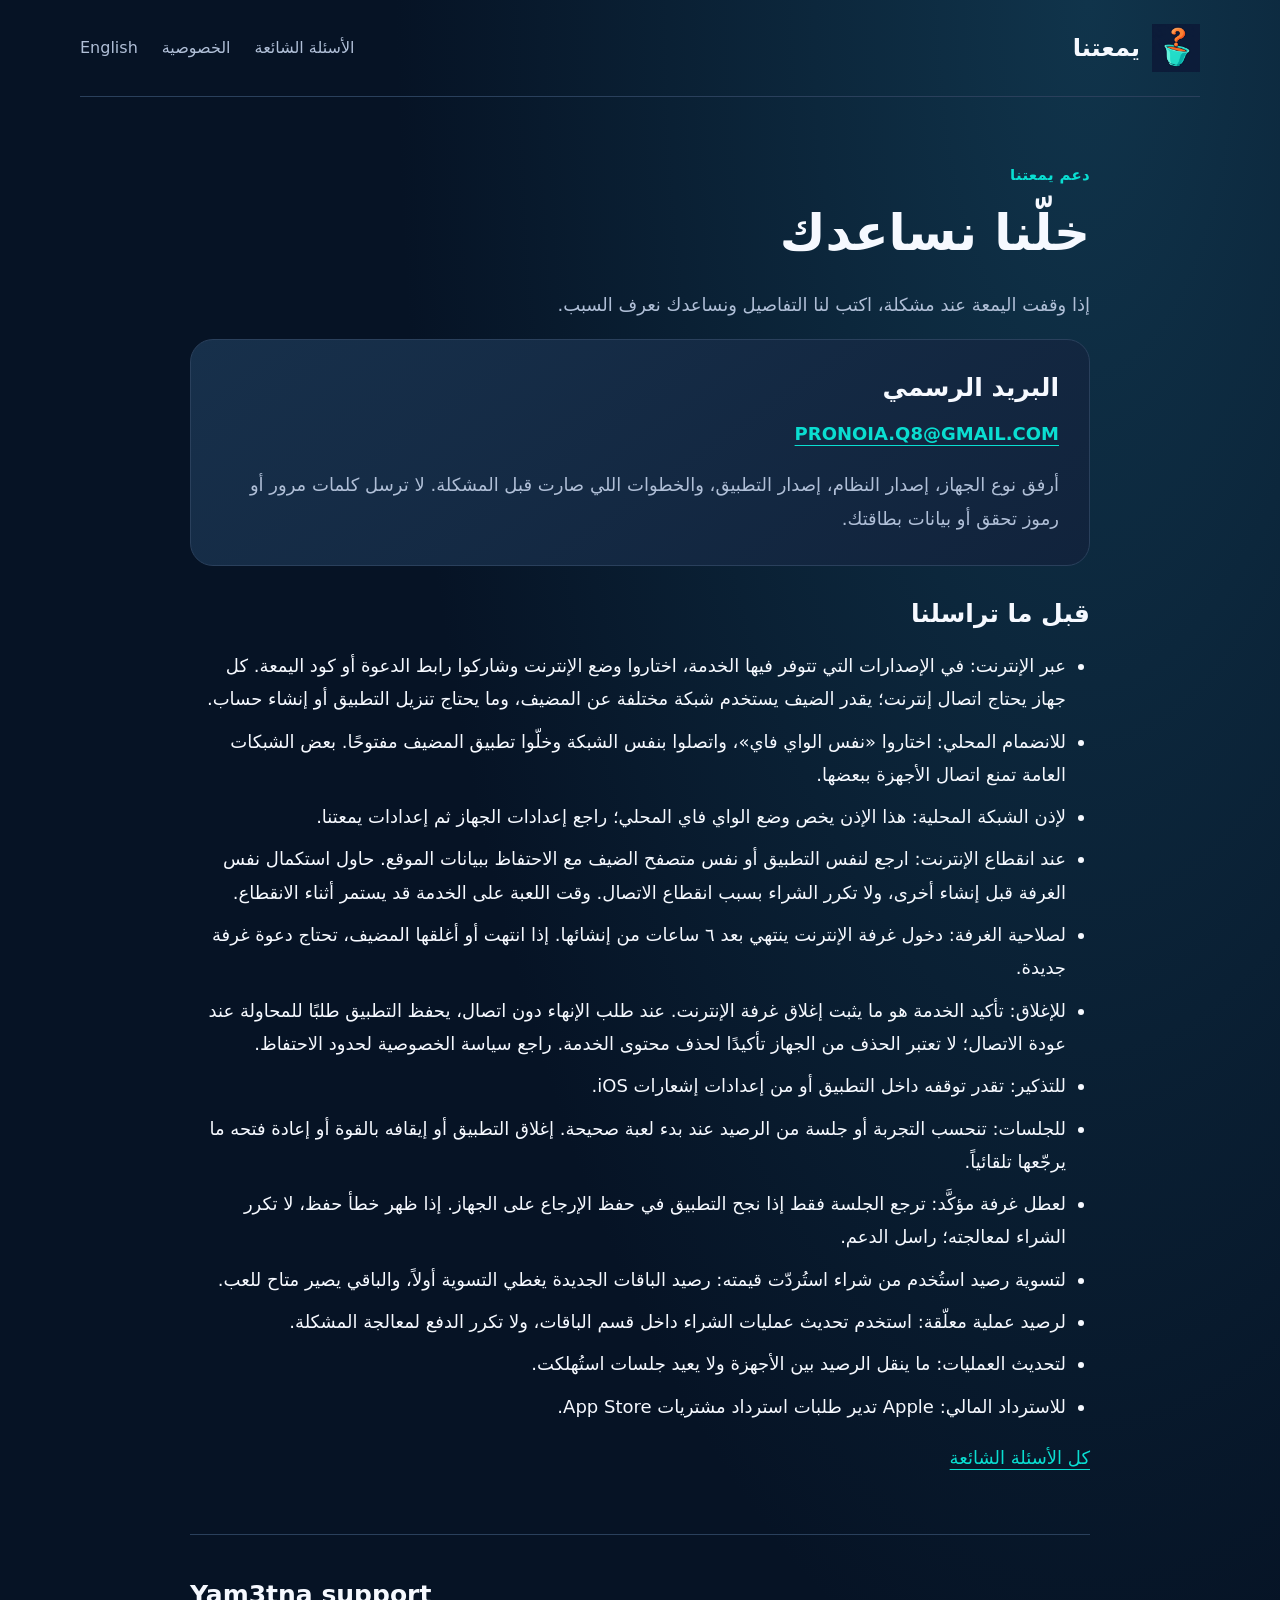
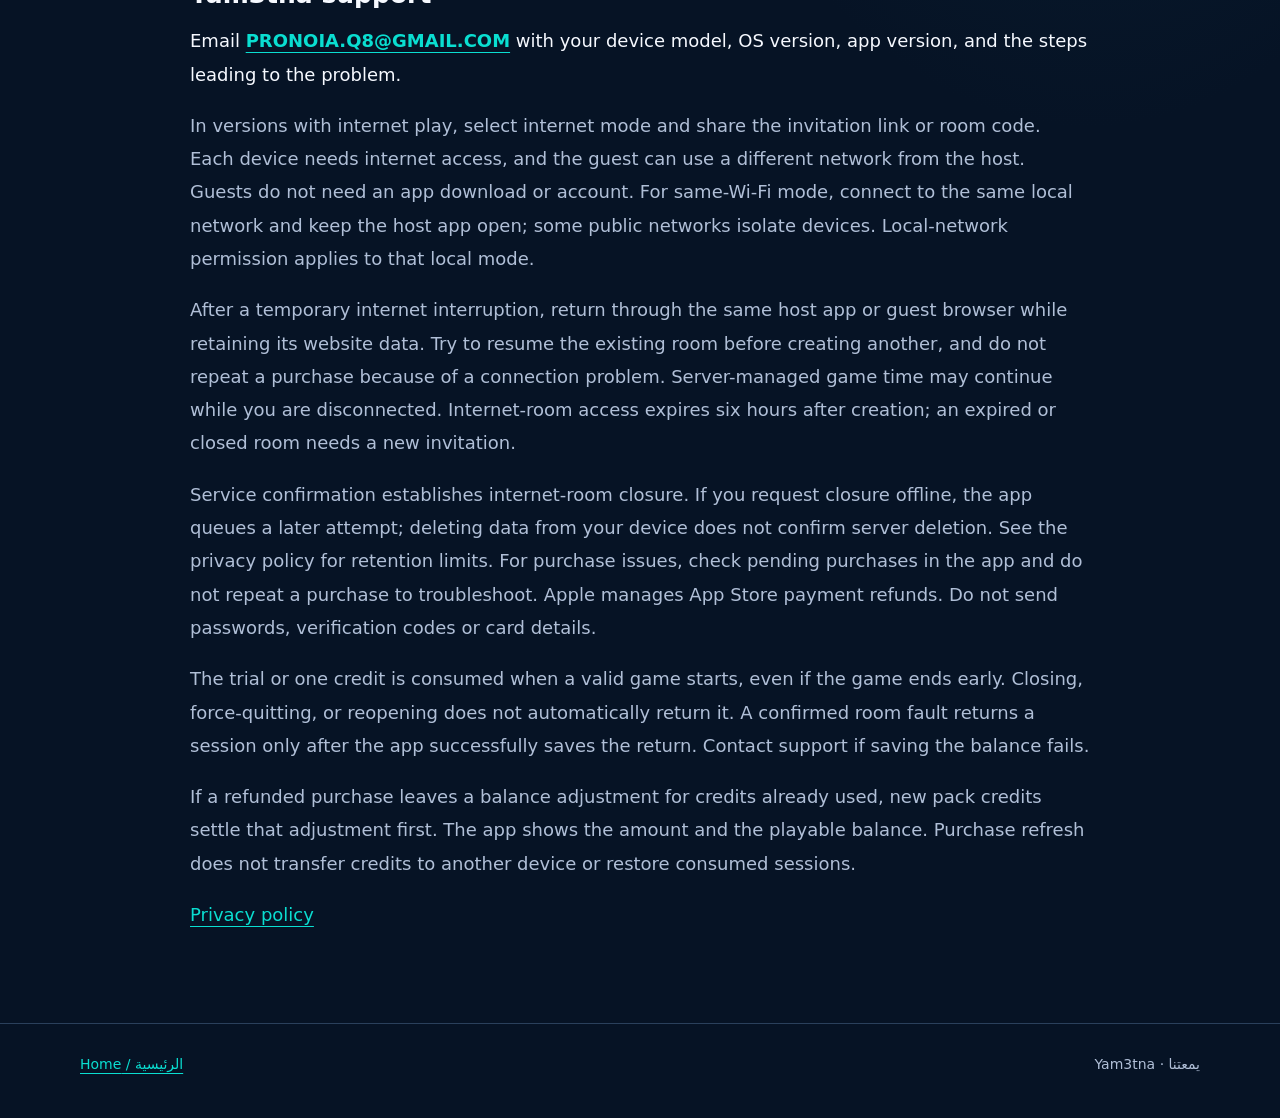
<file: support.html>
<!doctype html><html lang="ar" dir="rtl"><head><meta charset="utf-8"><meta name="viewport" content="width=device-width,initial-scale=1"><meta name="theme-color" content="#061325"><meta name="description" content="تواصل مع دعم يمعتنا للمساعدة في الانضمام إلى الغرفة والمشتريات والإشعارات."><title>الدعم — يمعتنا</title><link rel="icon" href="cup-logo.png"><link rel="stylesheet" href="styles.css"></head><body><a class="skip" href="#main">انتقل إلى المحتوى</a><header class="wrap nav"><a class="brand" href="index.html"><img src="cup-logo.png" alt=""><span>يمعتنا</span></a><nav aria-label="التنقل"><a href="index.html#faq-title">الأسئلة الشائعة</a><a href="privacy.html">الخصوصية</a><a href="#english" lang="en" dir="ltr">English</a></nav></header><main id="main" class="wrap document"><span class="eyebrow">دعم يمعتنا</span><h1>خلّنا نساعدك</h1><p class="muted">إذا وقفت اليمعة عند مشكلة، اكتب لنا التفاصيل ونساعدك نعرف السبب.</p><div class="panel"><h2>البريد الرسمي</h2><p><a class="email" href="mailto:PRONOIA.Q8@GMAIL.COM">PRONOIA.Q8@GMAIL.COM</a></p><p class="muted">أرفق نوع الجهاز، إصدار النظام، إصدار التطبيق، والخطوات اللي صارت قبل المشكلة. لا ترسل كلمات مرور أو رموز تحقق أو بيانات بطاقتك.</p></div><section style="padding-top:30px"><h2>قبل ما تراسلنا</h2><ul><li>عبر الإنترنت: في الإصدارات التي تتوفر فيها الخدمة، اختاروا وضع الإنترنت وشاركوا رابط الدعوة أو كود اليمعة. كل جهاز يحتاج اتصال إنترنت؛ يقدر الضيف يستخدم شبكة مختلفة عن المضيف، وما يحتاج تنزيل التطبيق أو إنشاء حساب.</li><li>للانضمام المحلي: اختاروا «نفس الواي فاي»، واتصلوا بنفس الشبكة وخلّوا تطبيق المضيف مفتوحًا. بعض الشبكات العامة تمنع اتصال الأجهزة ببعضها.</li><li>لإذن الشبكة المحلية: هذا الإذن يخص وضع الواي فاي المحلي؛ راجع إعدادات الجهاز ثم إعدادات يمعتنا.</li><li>عند انقطاع الإنترنت: ارجع لنفس التطبيق أو نفس متصفح الضيف مع الاحتفاظ ببيانات الموقع. حاول استكمال نفس الغرفة قبل إنشاء أخرى، ولا تكرر الشراء بسبب انقطاع الاتصال. وقت اللعبة على الخدمة قد يستمر أثناء الانقطاع.</li><li>لصلاحية الغرفة: دخول غرفة الإنترنت ينتهي بعد ٦ ساعات من إنشائها. إذا انتهت أو أغلقها المضيف، تحتاج دعوة غرفة جديدة.</li><li>للإغلاق: تأكيد الخدمة هو ما يثبت إغلاق غرفة الإنترنت. عند طلب الإنهاء دون اتصال، يحفظ التطبيق طلبًا للمحاولة عند عودة الاتصال؛ لا تعتبر الحذف من الجهاز تأكيدًا لحذف محتوى الخدمة. راجع سياسة الخصوصية لحدود الاحتفاظ.</li><li>للتذكير: تقدر توقفه داخل التطبيق أو من إعدادات إشعارات iOS.</li><li>للجلسات: تنحسب التجربة أو جلسة من الرصيد عند بدء لعبة صحيحة. إغلاق التطبيق أو إيقافه بالقوة أو إعادة فتحه ما يرجّعها تلقائياً.</li><li>لعطل غرفة مؤكَّد: ترجع الجلسة فقط إذا نجح التطبيق في حفظ الإرجاع على الجهاز. إذا ظهر خطأ حفظ، لا تكرر الشراء لمعالجته؛ راسل الدعم.</li><li>لتسوية رصيد استُخدم من شراء استُردّت قيمته: رصيد الباقات الجديدة يغطي التسوية أولاً، والباقي يصير متاح للعب.</li><li>لرصيد عملية معلّقة: استخدم تحديث عمليات الشراء داخل قسم الباقات، ولا تكرر الدفع لمعالجة المشكلة.</li><li>لتحديث العمليات: ما ينقل الرصيد بين الأجهزة ولا يعيد جلسات استُهلكت.</li><li>للاسترداد المالي: Apple تدير طلبات استرداد مشتريات App Store.</li></ul><a href="index.html#faq-title">كل الأسئلة الشائعة</a></section><hr class="language-divider"><section id="english" lang="en" dir="ltr"><h2>Yam3tna support</h2><p>Email <a class="email" href="mailto:PRONOIA.Q8@GMAIL.COM">PRONOIA.Q8@GMAIL.COM</a> with your device model, OS version, app version, and the steps leading to the problem.</p><p class="muted">In versions with internet play, select internet mode and share the invitation link or room code. Each device needs internet access, and the guest can use a different network from the host. Guests do not need an app download or account. For same-Wi-Fi mode, connect to the same local network and keep the host app open; some public networks isolate devices. Local-network permission applies to that local mode.</p><p class="muted">After a temporary internet interruption, return through the same host app or guest browser while retaining its website data. Try to resume the existing room before creating another, and do not repeat a purchase because of a connection problem. Server-managed game time may continue while you are disconnected. Internet-room access expires six hours after creation; an expired or closed room needs a new invitation.</p><p class="muted">Service confirmation establishes internet-room closure. If you request closure offline, the app queues a later attempt; deleting data from your device does not confirm server deletion. See the privacy policy for retention limits. For purchase issues, check pending purchases in the app and do not repeat a purchase to troubleshoot. Apple manages App Store payment refunds. Do not send passwords, verification codes or card details.</p><p class="muted">The trial or one credit is consumed when a valid game starts, even if the game ends early. Closing, force-quitting, or reopening does not automatically return it. A confirmed room fault returns a session only after the app successfully saves the return. Contact support if saving the balance fails.</p><p class="muted">If a refunded purchase leaves a balance adjustment for credits already used, new pack credits settle that adjustment first. The app shows the amount and the playable balance. Purchase refresh does not transfer credits to another device or restore consumed sessions.</p><a href="privacy.html#english">Privacy policy</a></section></main><footer><div class="wrap"><span>يمعتنا · Yam3tna</span><a href="index.html">الرئيسية / Home</a></div></footer></body></html>
</file>
<file: styles.css>
:root{color-scheme:dark;--navy:#061325;--panel:#11233c;--teal:#0adeD1;--text:#f6f9ff;--muted:#b0bfd7;--line:#2a405c}*{box-sizing:border-box}html{scroll-behavior:smooth}body{margin:0;background:radial-gradient(ellipse at 85% 0,#10344b 0,transparent 45%),var(--navy);color:var(--text);font:18px/1.85 system-ui,-apple-system,BlinkMacSystemFont,"Segoe UI",sans-serif}a{color:var(--teal);text-underline-offset:.25em}a:hover{text-decoration-thickness:2px}a:focus-visible,summary:focus-visible{outline:3px solid #ffb656;outline-offset:5px;border-radius:5px}.wrap{width:min(1120px,calc(100% - 40px));margin:auto}.skip{position:absolute;inset-inline-start:16px;top:-100px;background:var(--teal);color:var(--navy);padding:10px 16px;z-index:5}.skip:focus{top:12px}.nav{display:flex;align-items:center;justify-content:space-between;gap:24px;padding:24px 0;border-bottom:1px solid var(--line)}.brand{display:flex;gap:12px;align-items:center;text-decoration:none;color:var(--text);font-size:24px;font-weight:800}.brand img{width:48px;height:48px;object-fit:contain}.nav nav{display:flex;gap:24px;flex-wrap:wrap}.nav nav a{font-size:16px;color:var(--muted);text-decoration:none}.hero{display:grid;grid-template-columns:1.45fr 1fr;align-items:center;gap:42px;padding:76px 0 60px}.eyebrow{color:var(--teal);font-size:15px;font-weight:700;letter-spacing:.02em}.hero h1{font-size:clamp(38px,5.2vw,66px);line-height:1.35;letter-spacing:-.03em;margin:14px 0 20px}.hero p{max-width:660px;color:var(--muted);font-size:21px}.hero-art{display:grid;place-items:center;min-height:300px;background:radial-gradient(circle,#0aded122,transparent 65%)}.hero-art img{width:min(290px,82%);height:auto;filter:drop-shadow(0 18px 38px #00dec52b)}.button{display:inline-block;border:1px solid var(--teal);background:var(--teal);color:#041f30;padding:12px 23px;border-radius:15px;text-decoration:none;font-weight:800}.button.secondary{background:transparent;color:var(--teal)}.actions{display:flex;gap:14px;flex-wrap:wrap;margin-top:26px}.facts{display:flex;gap:0;border:1px solid var(--line);border-radius:20px;overflow:hidden;background:#11233c88;margin-bottom:66px}.facts div{flex:1;padding:22px 25px}.facts div+div{border-inline-start:1px solid var(--line)}.facts strong{display:block;font-size:23px;color:var(--teal)}.facts span{font-size:15px;color:var(--muted)}section{padding:0 0 66px;scroll-margin-top:24px}.section-head{display:flex;align-items:baseline;justify-content:space-between;gap:25px;margin-bottom:20px}h2{font-size:31px;line-height:1.4;margin:0 0 20px}h3{font-size:21px;margin:0 0 12px}p{margin:0 0 18px}.muted{color:var(--muted)}.split{display:grid;grid-template-columns:1fr 1fr;gap:24px}.panel{background:linear-gradient(145deg,#17304b,#11233c);border:1px solid var(--line);border-radius:23px;padding:30px}.panel p:last-child{margin-bottom:0}.email{direction:ltr;unicode-bidi:embed;overflow-wrap:anywhere;font-weight:700}.faq{border-top:1px solid var(--line)}details{padding:20px 0;border-bottom:1px solid var(--line)}summary{cursor:pointer;font-size:20px;font-weight:700}details p{margin:16px 0 0;max-width:880px;color:var(--muted)}.document{max-width:900px;padding:60px 0}.document h1{font-size:clamp(34px,5vw,50px);line-height:1.35;margin:10px 0 20px}.document section{padding-bottom:32px}.document h2{font-size:25px;margin:0 0 12px}.document ul{padding-inline-start:24px}.document li{margin:9px 0}.language-divider{margin:28px 0 42px;border:0;border-top:1px solid var(--line)}[lang=en]{text-align:start}.notice{border-inline-start:3px solid var(--teal);padding-inline-start:19px;color:var(--muted)}footer{border-top:1px solid var(--line);padding:28px 0 40px;color:var(--muted);font-size:14px}footer .wrap{display:flex;gap:20px;justify-content:space-between;flex-wrap:wrap}footer nav{display:flex;gap:20px}.tag{display:inline-block;padding:3px 12px;border:1px solid #0aded155;border-radius:99px;color:var(--teal);font-size:14px}@media(max-width:720px){body{font-size:17px}.wrap{width:calc(100% - 30px)}.nav{align-items:flex-start;gap:12px}.nav nav{gap:14px}.nav nav a{font-size:14px}.brand{font-size:21px}.brand img{width:38px;height:38px}.hero{grid-template-columns:1fr;gap:0;padding:46px 0 24px}.hero-art{grid-row:1;min-height:180px}.hero-art img{width:160px}.hero h1{font-size:39px}.hero p{font-size:19px}.facts{margin-bottom:45px}.facts div{padding:16px 12px}.facts strong{font-size:19px}.facts span{font-size:12px}.split{grid-template-columns:1fr}.panel{padding:23px}.document{padding:38px 0}.section-head{display:block}h2{font-size:27px}.button{padding:11px 17px}section{padding-bottom:45px}}@media(prefers-reduced-motion:reduce){html{scroll-behavior:auto}}
</file>
